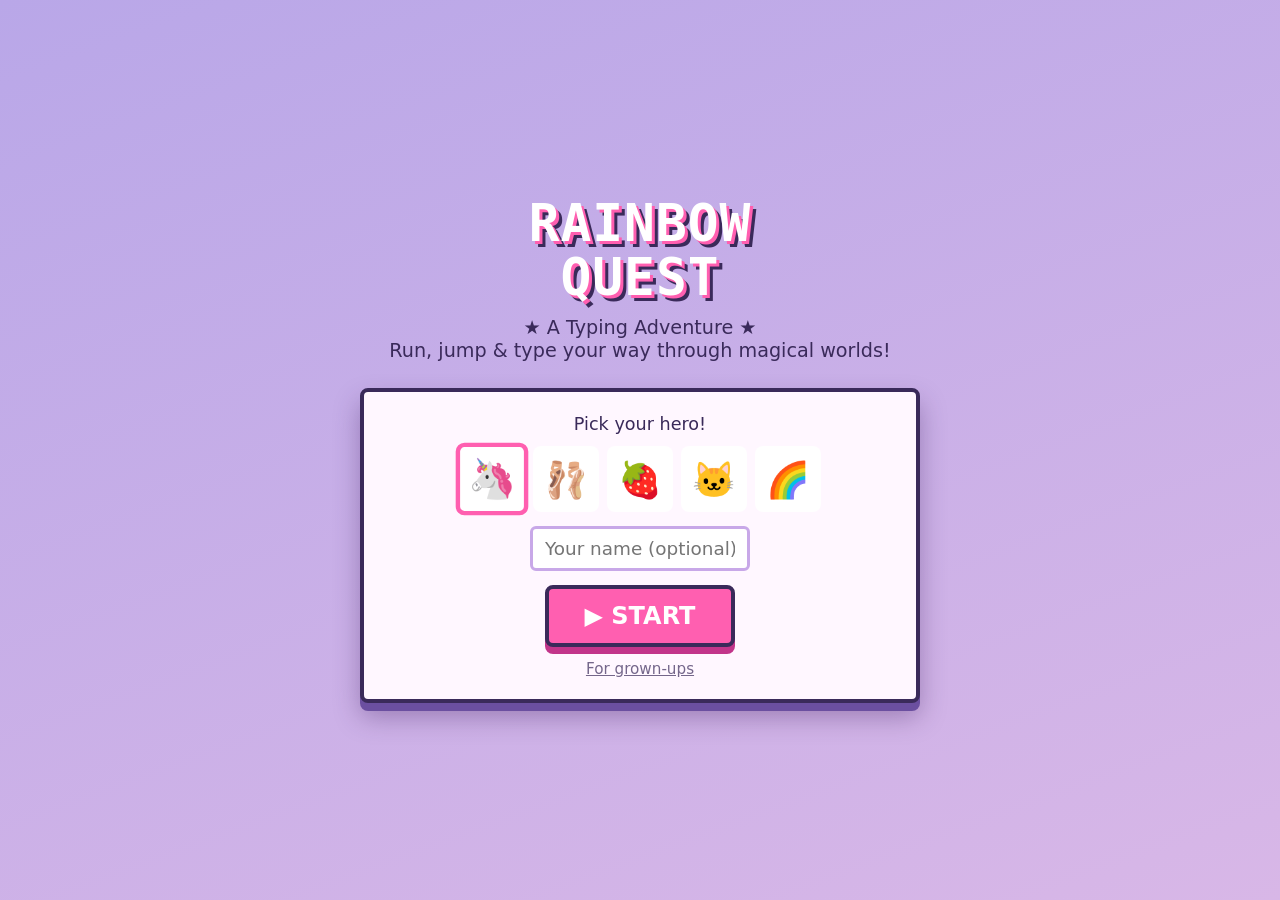
<file: index.html>
<!DOCTYPE html>
<html lang="en">
<head>
<meta charset="UTF-8" />
<meta name="viewport" content="width=device-width, initial-scale=1.0, maximum-scale=1.0, user-scalable=no" />
<title>🌈 Rainbow Quest — a typing adventure 🦄</title>
<link rel="stylesheet" href="styles.css" />
</head>
<body>
<canvas id="confetti"></canvas>

<!-- ============ TITLE ============ -->
<div id="start" class="screen">
  <h1 class="pixel">RAINBOW<br>QUEST</h1>
  <p class="subtitle">★ A Typing Adventure ★<br>Run, jump &amp; type your way through magical worlds!</p>
  <div class="panel">
    <p class="pick-label">Pick your hero!</p>
    <div class="buddies" id="buddies">
      <button class="buddy-btn" data-buddy="🦄">🦄</button>
      <button class="buddy-btn" data-buddy="🩰">🩰</button>
      <button class="buddy-btn" data-buddy="🍓">🍓</button>
      <button class="buddy-btn" data-buddy="🐱">🐱</button>
      <button class="buddy-btn" data-buddy="🌈">🌈</button>
    </div>
    <div><input id="nameInput" type="text" placeholder="Your name (optional)" maxlength="12" autocomplete="off" /></div>
    <div><button class="big-btn" id="playBtn">▶ Start</button></div>
    <button class="link-btn" id="grownupLink">For grown-ups</button>
  </div>
</div>

<!-- ============ INTRO / HOW TO PLAY ============ -->
<div id="intro" class="screen hidden">
  <div class="intro-card panel">
    <div class="intro-visual" id="introVisual"></div>
    <h2 class="intro-title pixel" id="introTitle"></h2>
    <p class="intro-text" id="introText"></p>
    <div class="intro-dots" id="introDots"></div>
    <div class="intro-btns">
      <button class="intro-link" id="introSkip">Skip</button>
      <button class="big-btn green" id="introNext">Next ▶</button>
    </div>
  </div>
</div>

<!-- ============ MAP (walkable overworld) ============ -->
<div id="map" class="screen hidden">
  <h1 class="map-title pixel" id="mapTitle">🗺️ Adventure Map</h1>
  <div class="map-frame"><canvas id="mapCanvas" width="320" height="150"></canvas><div class="scanlines"></div></div>
  <p class="map-hint">⬅️ ➡️ walk &nbsp;•&nbsp; press ↵ Enter or SPACE to play</p>
  <div class="map-controls">
    <button class="arrow-btn" id="mapLeft">◀</button>
    <button class="big-btn green" id="enterBtn">▶ Play</button>
    <button class="arrow-btn" id="mapRight">▶</button>
  </div>
  <button class="intro-link" id="howtoBtn">❔ How to play</button>
</div>

<!-- ============ GAME ============ -->
<div id="game" class="screen hidden">
  <div class="topbar">
    <div class="hud-item" id="worldName">RAINBOW MEADOW</div>
    <div class="hud-item">🪙 <span id="coins">0</span></div>
    <button class="icon-btn" id="mapBtn" title="Map">🗺️</button>
    <button class="icon-btn" id="bookBtn" title="Stickers">📖</button>
    <button class="icon-btn" id="muteBtn" title="Sound">🔊</button>
    <button class="icon-btn" id="gearBtn" title="Grown-ups">⚙️</button>
  </div>
  <div class="scene-frame">
    <canvas id="scene" width="320" height="140"></canvas>
    <div class="scanlines"></div>
  </div>
  <div class="stage" id="stage"></div>
  <div class="hands" id="hands"></div>
  <div class="finger-label" id="fingerLabel">&nbsp;</div>
  <div class="keyboard" id="keyboard"></div>
  <div id="tip" class="tip hidden">
    <span>🤚 Rest your two pointer fingers on the bumpy keys <b>F</b> and <b>J</b> — that's home base!</span>
    <button class="tip-x" id="tipClose">✕</button>
  </div>
</div>

<!-- ============ CELEBRATION ============ -->
<div id="celebrate" class="overlay hidden">
  <p class="wow pixel" id="wowText">LEVEL CLEAR!</p>
  <div class="new-sticker" id="newSticker">🌈</div>
  <p class="got" id="gotText"></p>
  <button class="big-btn green" id="keepGoingBtn">▶ Map</button>
</div>

<!-- ============ WORLD BANNER ============ -->
<div id="banner" class="overlay hidden"><div class="banner-inner pixel"><p id="bannerWorld">WORLD 1</p><p id="bannerSub">Rainbow Meadow</p></div></div>

<!-- ============ STICKER BOOK ============ -->
<div id="book" class="hidden">
  <div class="panel">
    <h2 style="margin-top:0">⭐ Sticker Book ⭐</h2>
    <div class="sticker-grid" id="stickerGrid"></div>
    <button class="big-btn" id="closeBookBtn">Back</button>
  </div>
</div>

<!-- ============ GROWN-UP ============ -->
<div id="grownup" class="hidden">
  <div class="panel">
    <h2>For grown-ups 👋</h2>
    <p><b>Rainbow Quest</b> is a typing adventure. She travels an overworld map, exploring and unlocking themed worlds, collecting coins, and beating a friendly "boss" word at the end of each world. Every correct key moves her hero forward and races a unicorn to the flag.</p>
    <p><b>It adapts automatically:</b> word difficulty, the unicorn's speed, and how many hints show all adjust from her accuracy and first-try rate — easing back when she struggles, pushing when she's winning. Losing a race never blocks her; it just eases the next try.</p>
    <p><b>Good habits:</b> keys are color-coded by finger, the home row (with the F &amp; J bumps) is outlined, and the hands guide shows which finger to use.</p>
    <div class="row"><span>Level: <b id="levelBadge">1</b></span><span id="levelDesc" style="opacity:.7;font-size:.85rem"></span></div>
    <div class="row"><span>Sound</span><button class="mini-btn" id="muteBtn2">On</button></div>
    <div class="row"><span>Finger helper (hands)</span><button class="mini-btn" id="fingerToggle">On</button></div>
    <div class="row"><span>Home-row guides</span><button class="mini-btn" id="homeToggle">On</button></div>
    <div class="row"><span>Make it easier / harder</span><span><button class="mini-btn" id="easierBtn">– easier</button> <button class="mini-btn" id="harderBtn">harder +</button></span></div>
    <div class="row"><span>Reset everything</span><button class="mini-btn danger" id="resetBtn">Reset</button></div>
    <button class="big-btn" id="closeGearBtn" style="margin-top:8px">Done</button>
  </div>
</div>
<script src="game.js"></script>
</body>
</html>
</file>
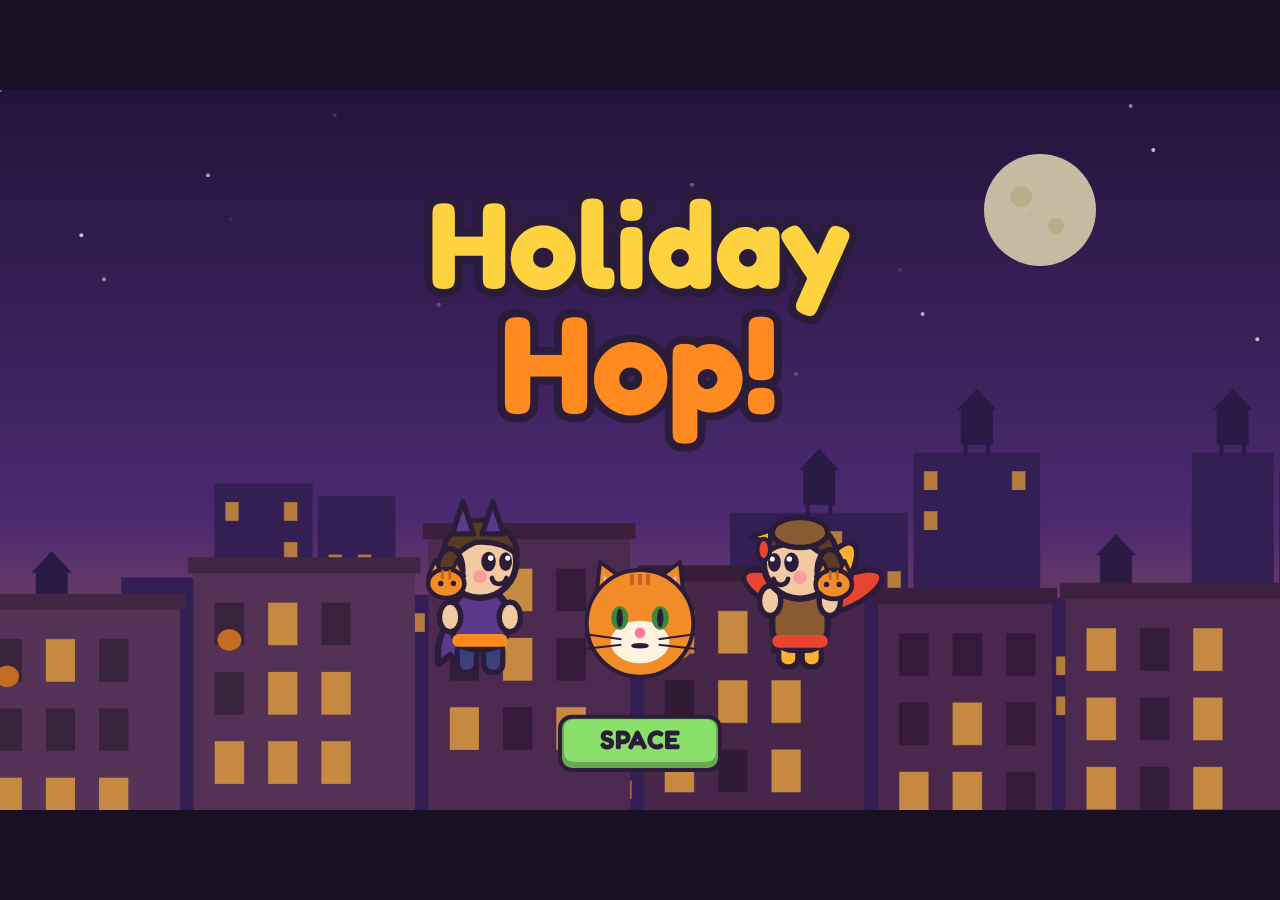
<file: holiday_hop/index.html>
<!doctype html>
<html lang="en">
<head>
<meta charset="utf-8">
<meta name="viewport" content="width=device-width, initial-scale=1">
<title>Holiday Hop</title>
<link rel="preconnect" href="https://fonts.googleapis.com">
<link rel="preconnect" href="https://fonts.gstatic.com" crossorigin>
<link href="https://fonts.googleapis.com/css2?family=Andika:wght@400;700&family=Fredoka:wght@400;600;700&family=Noto+Sans+Hebrew:wght@700&display=swap" rel="stylesheet">
<style>
  html, body { margin: 0; height: 100%; background: #1a1026; overflow: hidden; }
  body { display: flex; align-items: center; justify-content: center; }
  canvas { display: block; image-rendering: auto; outline: none; }
  #parent { position: fixed; inset: 0; display: none; background: rgba(20, 10, 30, .92); color: #fff;
    font: 16px/1.45 Fredoka, system-ui, sans-serif; overflow: auto; z-index: 5; }
  #parent .box { max-width: 760px; margin: 32px auto; background: #2d1f40; border-radius: 16px; padding: 24px 28px; }
  #parent h2 { margin: 0 0 8px; } #parent h3 { margin: 20px 0 6px; color: #ffd36b; }
  #parent table { border-collapse: collapse; width: 100%; }
  #parent td, #parent th { padding: 4px 8px; border-bottom: 1px solid #4a3a60; text-align: left; }
  #parent button, #parent select { font: inherit; padding: 6px 12px; border-radius: 8px; border: 0; margin: 2px 4px 2px 0; cursor: pointer; }
  #parent .row { margin: 8px 0; }
</style>
</head>
<body>
<canvas id="cv" tabindex="0"></canvas>
<div id="parent"></div>
<script src="js/audio.js"></script>
<script src="js/words.js"></script>
<script src="js/learn.js"></script>
<script src="js/core.js"></script>
<script src="js/art.js"></script>
<script src="js/shared.js"></script>
<script src="js/pictures.js"></script>
<script src="js/acadience.js"></script>
<script src="js/town.js"></script>
<script src="js/townmaps.js"></script>
<script src="js/shop.js"></script>
<script src="js/nyc.js"></script>
<script src="js/speed.js"></script>
<script src="js/screens.js"></script>
<script src="js/main.js"></script>
</body>
</html>
</file>
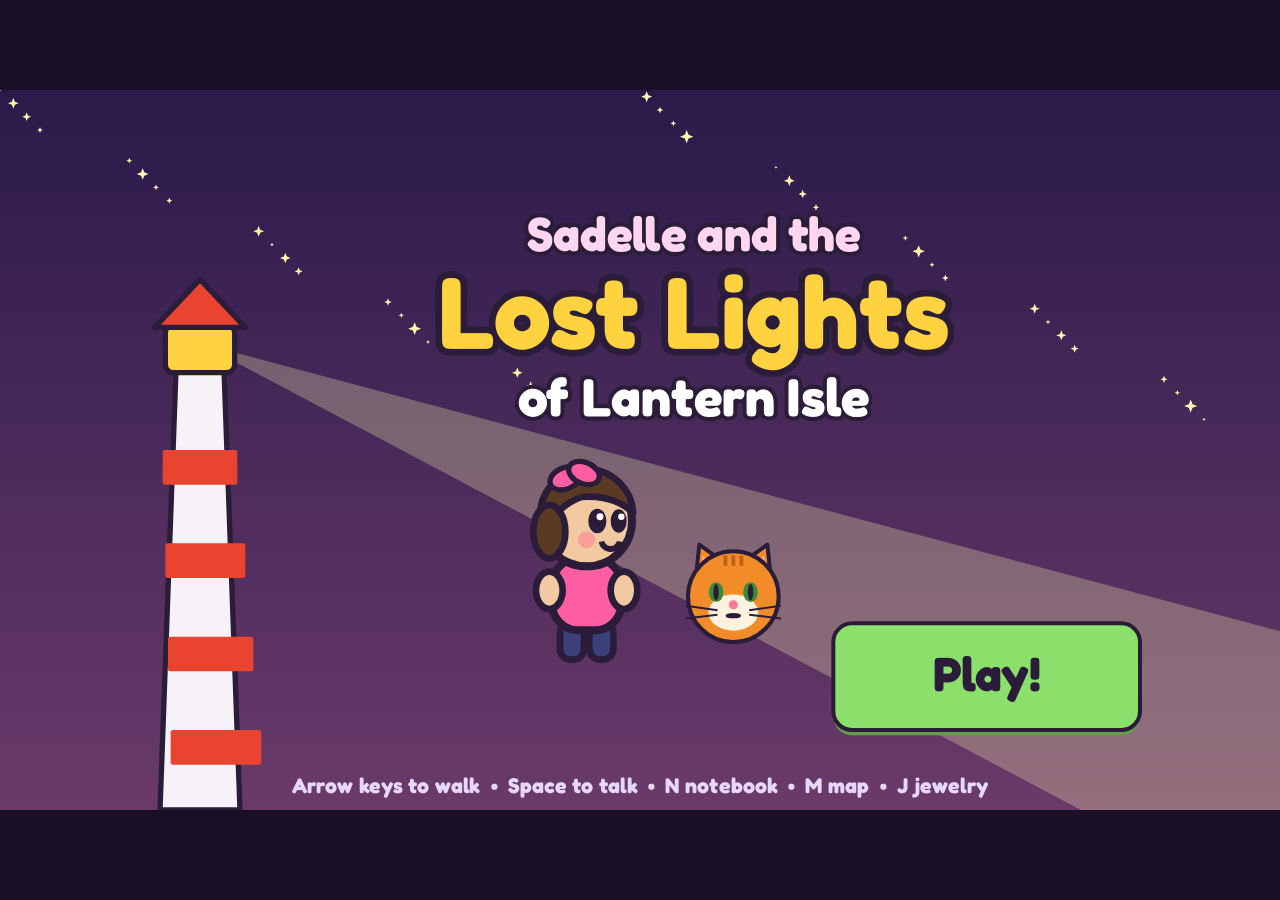
<file: lantern_isle/index.html>
<!doctype html>
<html lang="en">
<head>
<meta charset="utf-8">
<meta name="viewport" content="width=device-width, initial-scale=1">
<title>Lantern Isle</title>
<link rel="preconnect" href="https://fonts.googleapis.com">
<link rel="preconnect" href="https://fonts.gstatic.com" crossorigin>
<link href="https://fonts.googleapis.com/css2?family=Andika:wght@400;700&family=Fredoka:wght@400;600;700&family=Noto+Sans+Hebrew:wght@700&display=swap" rel="stylesheet">
<style>
  html, body { margin: 0; height: 100%; background: #1a1026; overflow: hidden; }
  body { display: flex; align-items: center; justify-content: center; }
  canvas { display: block; outline: none; touch-action: none; }
  #parent { position: fixed; inset: 0; display: none; background: rgba(20, 10, 30, .92); color: #fff;
    font: 16px/1.45 Fredoka, system-ui, sans-serif; overflow: auto; z-index: 5; }
  #parent .box { max-width: 780px; margin: 32px auto; background: #2d1f40; border-radius: 16px; padding: 24px 28px; }
  #parent h2 { margin: 0 0 8px; } #parent h3 { margin: 20px 0 6px; color: #ffd36b; }
  #parent table { border-collapse: collapse; width: 100%; }
  #parent td, #parent th { padding: 4px 8px; border-bottom: 1px solid #4a3a60; text-align: left; }
  #parent button, #parent select { font: inherit; padding: 6px 12px; border-radius: 8px; border: 0; margin: 2px 4px 2px 0; cursor: pointer; }
  #parent .row { margin: 8px 0; }
</style>
</head>
<body>
<canvas id="cv" tabindex="0"></canvas>
<div id="parent"></div>
<script src="js/core.js"></script>
<script src="js/audio.js"></script>
<script src="js/pictures.js"></script>
<script src="js/learn.js"></script>
<script src="js/art.js"></script>
<script src="js/world.js"></script>
<script src="js/panels.js"></script>
<script src="js/challenges.js"></script>
<script src="js/puzzles.js"></script>
<script src="js/jewelry.js"></script>
<script src="js/story.js"></script>
<script src="js/overlays.js"></script>
<script src="js/maps.js"></script>
<script src="js/world2.js"></script>
<script src="js/main.js"></script>
<script>if (location.search.includes('test')) { const s = document.createElement('script'); s.src = 'test-run.js'; document.body.appendChild(s); }</script>
</body>
</html>
</file>
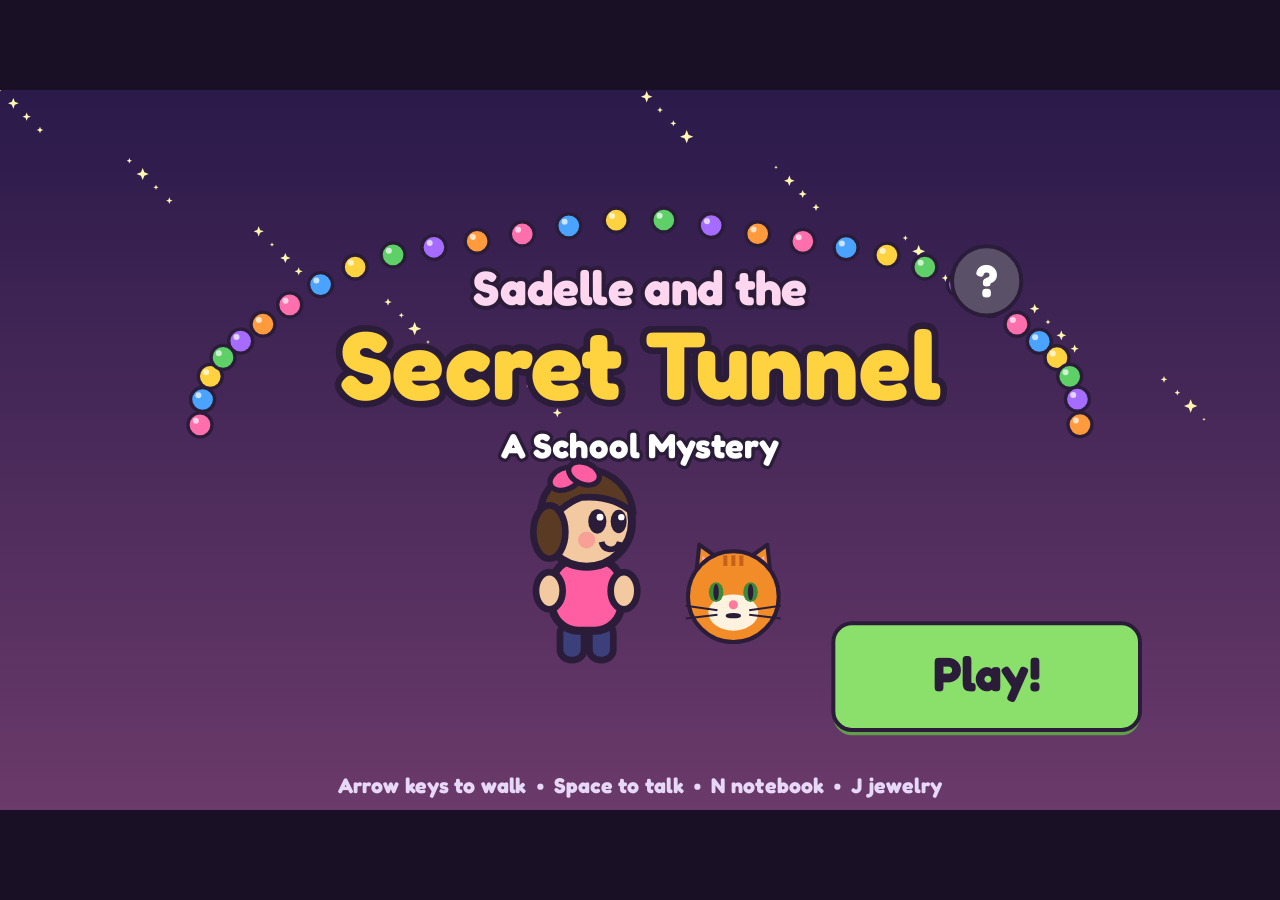
<file: school_mystery/index.html>
<!doctype html>
<html lang="en">
<head>
<meta charset="utf-8">
<meta name="viewport" content="width=device-width, initial-scale=1">
<title>Secret Tunnel</title>
<link rel="preconnect" href="https://fonts.googleapis.com">
<link rel="preconnect" href="https://fonts.gstatic.com" crossorigin>
<link href="https://fonts.googleapis.com/css2?family=Andika:wght@400;700&family=Fredoka:wght@400;600;700&family=Noto+Sans+Hebrew:wght@700&display=swap" rel="stylesheet">
<style>
  html, body { margin: 0; height: 100%; background: #1a1026; overflow: hidden; }
  body { display: flex; align-items: center; justify-content: center; }
  canvas { display: block; outline: none; touch-action: none; }
  #parent { position: fixed; inset: 0; display: none; background: rgba(20, 10, 30, .92); color: #fff;
    font: 16px/1.45 Fredoka, system-ui, sans-serif; overflow: auto; z-index: 5; }
  #parent .box { max-width: 780px; margin: 32px auto; background: #2d1f40; border-radius: 16px; padding: 24px 28px; }
  #parent h2 { margin: 0 0 8px; } #parent h3 { margin: 20px 0 6px; color: #ffd36b; }
  #parent table { border-collapse: collapse; width: 100%; }
  #parent td, #parent th { padding: 4px 8px; border-bottom: 1px solid #4a3a60; text-align: left; }
  #parent button, #parent select { font: inherit; padding: 6px 12px; border-radius: 8px; border: 0; margin: 2px 4px 2px 0; cursor: pointer; }
  #parent .row { margin: 8px 0; }
</style>
</head>
<body>
<canvas id="cv" tabindex="0"></canvas>
<div id="parent"></div>
<script src="js/core.js"></script>
<script src="js/audio.js"></script>
<script src="js/pictures.js"></script>
<script src="js/learn.js"></script>
<script src="js/art.js"></script>
<script src="js/world.js"></script>
<script src="js/panels.js"></script>
<script src="js/challenges.js"></script>
<script src="js/jewelry.js"></script>
<script src="js/story.js"></script>
<script src="js/overlays.js"></script>
<script src="js/maps.js"></script>
<script src="js/main.js"></script>
</body>
</html>
</file>
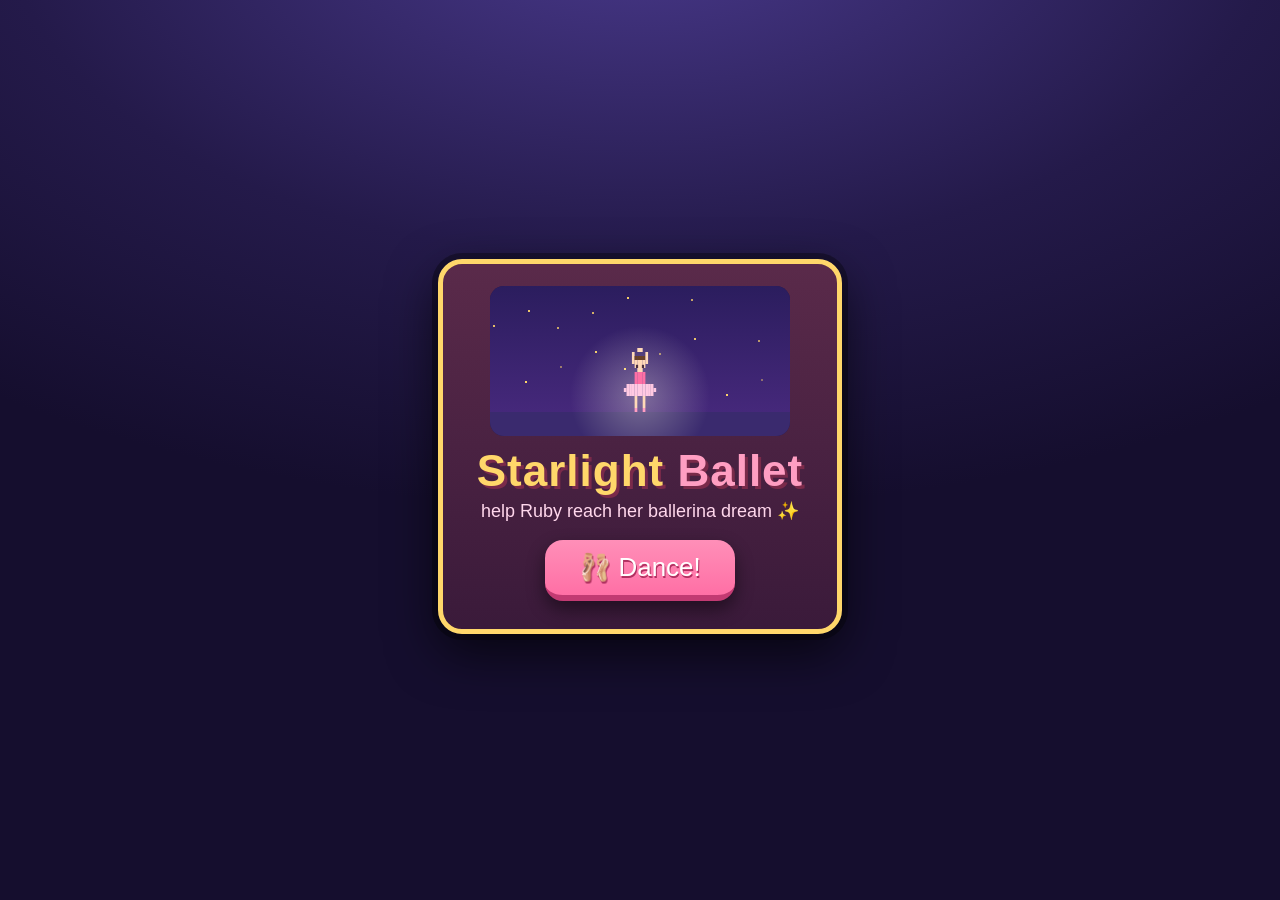
<file: starlight_ballet/index.html>
<!DOCTYPE html>
<html lang="en">
<head>
<meta charset="utf-8">
<meta name="viewport" content="width=device-width, initial-scale=1">
<title>Starlight Ballet — a spelling &amp; math recital</title>
<link rel="stylesheet" href="styles.css">
</head>
<body>

<!-- ===== TITLE ===== -->
<section id="title" class="screen active">
  <div class="title-card">
    <canvas id="titleCanvas" width="300" height="150"></canvas>
    <h1>Starlight <em>Ballet</em></h1>
    <p class="tag">help Ruby reach her ballerina dream ✨</p>
    <button id="btnPlay" class="big-btn">🩰 Dance!</button>
  </div>
</section>

<!-- ===== RECITAL PROGRAM (map) ===== -->
<section id="program" class="screen">
  <header class="bar">
    <h2>🎀 Recital Program</h2>
    <div class="stats">
      <span id="roseCount" class="pill">🌹 0</span>
      <span id="starCount" class="pill">⭐ 0</span>
      <button id="btnStory" class="icon-btn" title="Story">📖</button>
      <button id="btnMute" class="icon-btn" title="Sound">🔊</button>
    </div>
  </header>
  <div id="acts"></div>
  <button id="btnStudio" class="big-btn alt studio-btn">💃 Dance Studio — free play!</button>
  <div id="badges">
    <h3>🏅 Recital Badges</h3>
    <div id="badgeRow"></div>
  </div>
  <div id="closet">
    <h3>👗 Costume Closet</h3>
    <div id="closetRow"></div>
  </div>
</section>

<!-- ===== LEVEL ===== -->
<section id="level" class="screen">
  <header class="bar">
    <button id="btnBack" class="icon-btn wide">🎀 Program</button>
    <h2 id="levelTitle"></h2>
    <div class="stats">
      <span id="roseCount2" class="pill">🌹 0</span>
      <button id="btnMute2" class="icon-btn" title="Sound">🔊</button>
    </div>
  </header>
  <div id="stageWrap">
    <canvas id="stage" width="480" height="200"></canvas>
    <div id="praise"></div>
  </div>
  <div id="progressRow"></div>
  <div id="prompt"></div>
  <div id="inputArea"></div>
  <div id="celebrate" class="overlay">
    <div class="cele-card">
      <div id="celeStars"></div>
      <h2 id="celeTitle"></h2>
      <p id="celeMsg"></p>
      <div id="celeCostume"></div>
      <div class="cele-btns">
        <button id="btnNext" class="big-btn">Next scene ▶</button>
        <button id="btnProgram" class="big-btn alt">🎀 Program</button>
      </div>
    </div>
  </div>
</section>

<div id="story" class="overlay">
  <div class="cele-card story-card">
    <h2 id="storyTitle"></h2>
    <canvas id="storyCanvas" width="240" height="120"></canvas>
    <p id="storyText"></p>
    <button id="storyBtn" class="big-btn">Next ▶</button>
  </div>
</div>

<div id="toast"></div>
<script src="game.js"></script>
</body>
</html>
</file>
<file: styles.css>
:root {
    --bg1: #b9a7e8; --bg2: #f7c7e6; --ink: #3a2a5a; --good: #2fae5a;
    --panel: #fff7ff; --frame: #3a2a5a; --frame2: #6b4fa0;
    --btn: #ff5fb0; --btn-dark: #c2358a;
    --coin: #ffcf33;
    --f-index:#3a9e3a; --f-middle:#caa400; --f-ring:#d06a2a; --f-pinky:#cc4a78; --f-thumb:#7a5cc0;
    font-size: 16px;
  }
  * { box-sizing: border-box; -webkit-tap-highlight-color: transparent; }
  html, body { margin:0; height:100%; overflow:hidden; color:var(--ink); user-select:none;
    font-family:"Baloo 2","Comic Sans MS","Chalkboard SE","Marker Felt",system-ui,sans-serif; }
  body { background: linear-gradient(160deg,var(--bg1),var(--bg2)); background-size:200% 200%;
    animation: drift 20s ease-in-out infinite; transition: background .8s ease; }
  @keyframes drift { 0%{background-position:0 50%} 50%{background-position:100% 50%} 100%{background-position:0 50%} }
  #confetti { position:fixed; inset:0; pointer-events:none; z-index:80; }

  /* ---- pixel/8-bit flavored chrome ---- */
  .pixel { font-family: ui-monospace,"DejaVu Sans Mono","Courier New",monospace; font-weight:700; letter-spacing:1px; }
  .screen { position:fixed; inset:0; display:flex; flex-direction:column; align-items:center; justify-content:center; padding:12px; gap:8px; }
  .hidden { display:none !important; }
  .panel { background:var(--panel); border:4px solid var(--frame); border-radius:8px; padding:20px 22px;
    box-shadow: 0 8px 0 var(--frame2), 0 14px 26px rgba(60,30,90,.35); max-width:560px; width:100%; text-align:center; }
  .big-btn { font-family:inherit; font-size:1.5rem; font-weight:800; color:#fff; border:4px solid var(--frame);
    border-radius:8px; padding:13px 36px; cursor:pointer; background:var(--btn); box-shadow:0 7px 0 var(--btn-dark);
    transition: transform .07s, box-shadow .07s; text-transform:uppercase; }
  .big-btn:active { transform:translateY(5px); box-shadow:0 2px 0 var(--btn-dark); }
  .big-btn.green { background:#42c76a; box-shadow:0 7px 0 #2c8a48; }
  .link-btn { background:none; border:none; color:var(--ink); font-family:inherit; font-size:.95rem; opacity:.7; cursor:pointer; margin-top:12px; text-decoration:underline; }

  /* ---- Title screen ---- */
  #start h1 { font-size: clamp(1.7rem,6vw,3.2rem); margin:0 0 4px; text-align:center; line-height:1.05;
    color:#fff; text-shadow: 3px 3px 0 #ff5fb0, 6px 6px 0 var(--frame); }
  #start .subtitle { font-size: clamp(.95rem,2.8vw,1.2rem); margin:0 0 18px; color:var(--ink); text-align:center; }
  .pick-label { font-size:1.1rem; margin:2px 0 12px; }
  .buddies { display:flex; gap:8px; justify-content:center; flex-wrap:wrap; margin-bottom:14px; }
  .buddy-btn { font-size:2.2rem; width:66px; height:66px; border:4px solid transparent; border-radius:8px;
    background:#fff; cursor:pointer; transition: transform .12s, border-color .12s; line-height:1; }
  .buddy-btn.selected { border-color:var(--btn); transform:scale(1.1); }
  #nameInput { font-family:inherit; font-size:1.15rem; text-align:center; padding:9px 12px; border-radius:6px;
    border:3px solid #c8a8e8; outline:none; width:220px; margin-bottom:14px; color:var(--ink); }
  #nameInput:focus { border-color:var(--btn); }

  /* ---- Map screen ---- */
  #map { justify-content:center; padding-top:14px; }
  .map-title { font-size: clamp(1.3rem,4.5vw,2rem); margin:2px 0 8px; color:#fff;
    text-shadow:2px 2px 0 #ff5fb0, 4px 4px 0 var(--frame); }
  .map-scroll { width:100%; max-width:880px; flex:1; overflow-y:auto; padding:4px; }
  .world-block { background:var(--panel); border:4px solid var(--frame); border-radius:8px; margin:0 0 12px;
    padding:10px 12px; box-shadow:0 5px 0 var(--frame2); }
  .world-head { display:flex; align-items:center; gap:8px; font-size:1.15rem; font-weight:800; margin-bottom:8px; }
  .world-head .wlock { margin-left:auto; opacity:.6; font-size:1rem; }
  .nodes { display:flex; gap:10px; flex-wrap:wrap; }
  .node { width:58px; height:58px; border:3px solid var(--frame); border-radius:8px; background:#efe6ff;
    display:flex; align-items:center; justify-content:center; font-size:1.5rem; cursor:pointer; position:relative;
    box-shadow:0 4px 0 rgba(90,60,140,.4); transition: transform .1s; }
  .node small { position:absolute; bottom:-2px; right:2px; font-size:.6rem; opacity:.6; }
  .node.done { background:#d6ffe0; }
  .node.boss { background:#ffe0ec; border-color:#c2358a; }
  .node.current { animation: nodepulse 1s ease-in-out infinite; }
  .node.locked { background:#ddd6e8; cursor:not-allowed; opacity:.65; }
  @keyframes nodepulse { 0%,100%{ transform:translateY(0); box-shadow:0 4px 0 rgba(90,60,140,.4);} 50%{ transform:translateY(-5px); box-shadow:0 9px 0 rgba(90,60,140,.4);} }
  .node .hereflag { position:absolute; top:-18px; font-size:1rem; }

  /* ---- Game screen ---- */
  #game { justify-content:flex-start; gap:6px; padding:10px; }
  .topbar { width:100%; max-width:940px; display:flex; align-items:center; gap:8px; }
  .hud-item { font-size:1rem; font-weight:800; background:var(--panel); border:3px solid var(--frame);
    border-radius:6px; padding:4px 9px; box-shadow:0 3px 0 var(--frame2); }
  #worldName { flex:1; text-align:left; overflow:hidden; white-space:nowrap; text-overflow:ellipsis; }
  .icon-btn { font-size:1.25rem; background:var(--panel); border:3px solid var(--frame); border-radius:6px;
    width:42px; height:40px; cursor:pointer; line-height:1; box-shadow:0 3px 0 var(--frame2); }
  .icon-btn:active { transform:translateY(2px); box-shadow:0 1px 0 var(--frame2); }

  .scene-frame { position:relative; border:5px solid var(--frame); border-radius:8px; background:#101018;
    box-shadow:0 6px 0 var(--frame2); height: clamp(150px,30vh,280px); aspect-ratio:320/140; max-width:98vw; overflow:hidden; }
  #scene { width:100%; height:100%; display:block; image-rendering:pixelated; image-rendering:crisp-edges; }
  .scanlines { position:absolute; inset:0; pointer-events:none;
    background:repeating-linear-gradient(0deg, rgba(0,0,0,.14) 0 1px, transparent 1px 3px); }

  .stage { display:flex; flex-direction:column; align-items:center; justify-content:center; width:100%; gap:1px; flex:1 1 auto; min-height:0; }
  .caption { font-size: clamp(.95rem,3vw,1.35rem); opacity:.95; margin:0 0 2px; min-height:1.25em; text-align:center; font-weight:700; }
  .word-row { display:flex; gap: clamp(4px,1.3vw,11px); flex-wrap:wrap; justify-content:center; }
  .tile { font-size: clamp(1.8rem,6.5vw,3.1rem); font-weight:800; width: clamp(2ch,9vw,1.5em); text-align:center;
    color:#a98fd6; background:#fff; border:3px solid var(--frame); border-radius:7px; padding:2px 2px; box-shadow:0 4px 0 var(--frame2); transition: transform .12s, color .12s, background .12s; }
  .tile.done { color:var(--good); background:#dbffe6; }
  .tile.current { color:var(--btn); transform:translateY(-4px); animation: pulse 1s ease-in-out infinite; }
  @keyframes pulse { 0%,100%{ box-shadow:0 4px 0 var(--frame2);} 50%{ box-shadow:0 4px 0 var(--frame2), 0 0 0 6px rgba(255,95,176,.25);} }
  .tile.wrong { animation: shake .35s; }
  @keyframes shake { 0%,100%{transform:translateX(0)} 20%{transform:translateX(-8px)} 40%{transform:translateX(8px)} 60%{transform:translateX(-6px)} 80%{transform:translateX(6px)} }

  .hands { display:flex; align-items:flex-end; justify-content:center; gap:24px; height:54px; }
  .hands.off { display:none; }
  .hand { display:flex; flex-direction:column; align-items:center; }
  .hand .fingers { display:flex; align-items:flex-end; gap:4px; }
  .finger { width:11px; border-radius:5px 5px 2px 2px; background:#cfc2e6; transition: transform .15s, background .15s; }
  .finger[data-f="pinky"]{height:18px} .finger[data-f="ring"]{height:27px} .finger[data-f="middle"]{height:34px} .finger[data-f="index"]{height:27px}
  .palm { width:64px; height:14px; border-radius:4px 4px 11px 11px; background:#cfc2e6; margin-top:-2px; }
  .finger.active { transform:translateY(-8px); animation: wiggle .55s ease-in-out infinite; }
  .finger.active[data-f="index"]{ background:var(--f-index);} .finger.active[data-f="middle"]{ background:var(--f-middle);}
  .finger.active[data-f="ring"]{ background:var(--f-ring);} .finger.active[data-f="pinky"]{ background:var(--f-pinky);}
  @keyframes wiggle { 0%,100%{transform:translateY(-8px) rotate(0)} 50%{transform:translateY(-12px) rotate(-5deg)} }
  .finger-label { text-align:center; font-size:1rem; font-weight:800; min-height:1.2em; margin:0; }
  .finger-label.off { display:none; }

  .keyboard { width:100%; max-width:560px; display:flex; flex-direction:column; gap: clamp(3px,.6vw,5px); }
  .krow { display:flex; gap: clamp(3px,.6vw,5px); justify-content:center; }
  .key { flex:1 1 0; max-width:46px; aspect-ratio:1/1; display:flex; align-items:center; justify-content:center;
    font-size: clamp(.7rem,2.4vw,1.05rem); font-weight:800; background:#fff; color:#6b5b95; border:3px solid var(--frame);
    border-radius:7px; box-shadow:0 4px 0 var(--frame2); cursor:pointer; position:relative; transition: transform .07s, background .12s; }
  .key:active { transform:translateY(3px); box-shadow:0 1px 0 var(--frame2); }
  .key.f-index { background:#e2ffe0; } .key.f-middle { background:#fff7d6; } .key.f-ring { background:#ffeada; } .key.f-pinky { background:#ffe2ee; }
  .key.home::before { content:''; position:absolute; inset:3px; border-radius:4px; border:2px dashed rgba(90,60,140,.3); pointer-events:none; }
  .key.bump::after { content:''; position:absolute; bottom:5px; left:50%; transform:translateX(-50%); width:42%; height:3px; border-radius:2px; background:rgba(70,40,110,.55); }
  .keyboard.no-home .key.home::before, .keyboard.no-home .key.bump::after { display:none; }
  .key.hint { background:#ffe04d !important; color:#7a5c00 !important; animation: keyp 1s ease-in-out infinite; }
  @keyframes keyp { 0%,100%{box-shadow:0 4px 0 #b89000} 50%{box-shadow:0 4px 0 #b89000, 0 0 0 5px rgba(255,224,77,.5)} }
  .key.tap-good { background:#9cf0b5 !important; color:#136b32 !important; }
  .key.tap-bad { background:#ffb3c6 !important; color:#a3003c !important; }

  .tip { position:absolute; top:58px; left:50%; transform:translateX(-50%); background:#fff; border:3px solid var(--frame);
    border-radius:8px; padding:9px 12px; box-shadow:0 5px 0 var(--frame2); font-size:.95rem; max-width:92%; text-align:center;
    z-index:60; display:flex; align-items:center; gap:8px; }
  .tip-x { background:#eee; border:2px solid var(--frame); border-radius:5px; width:24px; height:24px; cursor:pointer; font-size:.8rem; }

  /* overlays */
  .overlay { position:fixed; inset:0; display:flex; flex-direction:column; align-items:center; justify-content:center; z-index:70; text-align:center; }
  #celebrate { background: radial-gradient(circle at center, rgba(255,255,255,.9), rgba(255,210,245,.92)); }
  #celebrate .wow { font-size: clamp(2rem,7vw,4rem); margin:0; color:#fff; text-shadow:3px 3px 0 #ff5fb0, 5px 5px 0 var(--frame); }
  #celebrate .new-sticker { font-size: clamp(4.5rem,18vw,9rem); animation: popIn .6s cubic-bezier(.2,1.6,.4,1); }
  @keyframes popIn { from{transform:scale(0) rotate(-30deg)} to{transform:scale(1) rotate(0)} }
  #celebrate .got { font-size:1.2rem; margin:6px 0 16px; font-weight:700; }
  #banner { background: rgba(58,42,90,.78); }
  #banner .banner-inner { background:var(--panel); border:5px solid var(--frame); border-radius:10px; padding:24px 30px; box-shadow:0 8px 0 var(--frame2); }
  #banner #bannerWorld { font-size: clamp(1.6rem,6vw,2.6rem); margin:0; font-weight:800; }
  #banner #bannerSub { font-size:1.1rem; margin:6px 0 0; opacity:.8; }

  #book, #grownup { position:fixed; inset:0; background:rgba(58,42,90,.55); display:flex; align-items:center; justify-content:center; z-index:75; }
  .sticker-grid { display:grid; grid-template-columns:repeat(5,1fr); gap:9px; margin:12px 0; }
  .slot { aspect-ratio:1; border:3px solid var(--frame); border-radius:7px; background:#efe6ff; display:flex; align-items:center; justify-content:center; font-size:1.9rem; }
  .slot.empty { color:rgba(90,60,140,.3); font-size:1.3rem; }
  #grownup .panel { max-width:470px; text-align:left; max-height:92vh; overflow-y:auto; }
  #grownup h2 { margin-top:0; text-align:center; }
  #grownup p { font-size:.92rem; line-height:1.4; }
  #grownup .row { display:flex; justify-content:space-between; align-items:center; gap:10px; margin:8px 0; }
  .mini-btn { font-family:inherit; font-size:.9rem; font-weight:800; border:3px solid var(--frame); border-radius:6px; padding:6px 12px; cursor:pointer; background:#b388ff; color:#fff; box-shadow:0 3px 0 var(--frame2); }
  .mini-btn.danger { background:#ff6b9d; }

  @media (max-height:730px){ .hands{height:46px} .palm{height:12px} .finger[data-f="middle"]{height:30px} .scene-frame{height: clamp(118px,19vh,180px)} .caption{ min-height:1.1em } }
  @media (max-height:600px){ .hands{height:40px} .finger[data-f="middle"]{height:26px} .scene-frame{height: clamp(104px,16vh,150px)} }

  /* ---- progressive keyboard: number row, space/shift row, punctuation keys ---- */
  .keyboard .row-num { display:none; } .keyboard.kb-numbers .row-num { display:flex; }
  .keyboard .row-space { display:none; margin-top:2px; } .keyboard.kb-space .row-space { display:flex; }
  .keyboard .k-punct { display:none; } .keyboard.kb-punct .k-punct { display:flex; }
  .row-space .key { aspect-ratio:auto; height: clamp(30px,5vh,42px); }
  .key.k-wide { flex:5 1 0; max-width:300px; font-size:.85rem; letter-spacing:1px; color:#6b5b95; }
  .key.k-shift { flex:1.6 1 0; max-width:96px; font-size:.85rem; background:#ece4ff; }
  .key.k-shift.shift-on { background:#ffe04d !important; box-shadow:0 0 0 4px rgba(255,224,77,.55), 0 4px 0 var(--frame2) !important; }
  /* "find the key" mode (early levels): plain keys, NO hand-placement cues —
     no finger colors, no home-row outlines, no F/J bumps — just the one glowing key */
  .keyboard.kb-find .key:not(.hint):not(.tap-good):not(.tap-bad) { background:#fff !important; box-shadow:0 4px 0 var(--frame2) !important; }
  .keyboard.kb-find .key.home::before, .keyboard.kb-find .key.bump::after { display:none !important; }
  .keyboard.kb-find .key:not(.hint) { opacity:.5; }
  .keyboard.kb-find .key.hint { transform:scale(1.16); z-index:2; }
  .keyboard.kb-find .key.hint::after { content:'⬇'; position:absolute; top:-1.05em; left:50%; transform:translateX(-50%); font-size:1.1em; color:#ff5fb0; animation:findbounce .7s ease-in-out infinite; }
  @keyframes findbounce { 0%,100%{ transform:translateX(-50%) translateY(0); } 50%{ transform:translateX(-50%) translateY(4px); } }

  /* ===== Overworld map ===== */
  .map-frame { position:relative; border:5px solid var(--frame); border-radius:8px; background:#101018;
    box-shadow:0 6px 0 var(--frame2); height: clamp(170px,40vh,330px); aspect-ratio:320/150; max-width:98vw; overflow:hidden; margin-bottom:6px; }
  #mapCanvas { width:100%; height:100%; display:block; image-rendering:pixelated; image-rendering:crisp-edges; }
  .map-hint { font-size:.95rem; font-weight:700; opacity:.85; margin:2px 0 8px; text-align:center; }
  .map-controls { display:flex; gap:12px; align-items:center; justify-content:center; margin-bottom:8px; }
  .arrow-btn { font-size:1.6rem; font-weight:800; color:#fff; background:#b388ff; border:4px solid var(--frame); border-radius:10px;
    width:64px; height:54px; cursor:pointer; box-shadow:0 6px 0 var(--frame2); line-height:1; }
  .arrow-btn:active { transform:translateY(4px); box-shadow:0 2px 0 var(--frame2); }
  /* thumbs on the hands guide */
  .finger.thumb { width:16px; height:14px !important; border-radius:8px; align-self:flex-end; margin:0 1px; }
  .finger.thumb.active { background:var(--f-thumb); transform:translateY(-6px); }
  /* space tile in the target row */
  .tile.space-tile { color:#b39ddb; min-width:2.4ch; opacity:.8; }

  /* maze direction d-pad */
  .dpad { display:grid; grid-template-columns:repeat(3,auto); grid-template-areas:". up ." "left . right" ". down ."; gap:6px; justify-content:center; align-items:center; margin-top:2px; }
  .d-up{grid-area:up} .d-down{grid-area:down} .d-left{grid-area:left} .d-right{grid-area:right}
  .dchip { display:flex; flex-direction:column; align-items:center; gap:1px; background:#fff; border:3px solid var(--frame); border-radius:9px; padding:4px 10px; box-shadow:0 4px 0 var(--frame2); min-width:62px; }
  .darrow { font-size:1.25rem; line-height:1; }
  .dword { font-weight:800; font-size:1rem; letter-spacing:1px; }
  .dword .dl { color:#b39ddb; }
  .dword .dl.done { color:var(--good); }
  .dword .dl.cur { color:var(--btn); }

  /* ===== Intro / how-to-play ===== */
  #intro { justify-content:center; }
  .intro-card { max-width:600px; }
  .intro-visual { min-height:120px; display:flex; align-items:center; justify-content:center; margin-bottom:6px; }
  .intro-title { font-size: clamp(1.3rem,5vw,2rem); margin:4px 0 6px; color:#fff; text-shadow:2px 2px 0 #ff5fb0, 4px 4px 0 var(--frame); }
  .intro-text { font-size:1.05rem; line-height:1.45; margin:0 0 14px; }
  .intro-dots { display:flex; gap:7px; justify-content:center; margin-bottom:12px; }
  .intro-dots .dot { width:11px; height:11px; border-radius:50%; background:rgba(120,90,160,.3); }
  .intro-dots .dot.on { background:var(--btn); }
  .intro-btns { display:flex; gap:10px; justify-content:center; align-items:center; }
  /* story visual */
  .intro-story { position:relative; width:100%; max-width:420px; height:96px; font-size:2.6rem; }
  .intro-story span { position:absolute; bottom:8px; line-height:1; }
  .intro-story .rival { left:2%; animation: iRace 2.6s ease-in-out infinite; opacity:.9; font-size:2rem; bottom:34px; }
  .intro-story .hero  { left:6%; animation: iRace 2.6s ease-in-out infinite .15s; }
  .intro-story .dust  { left:0; animation: iRace 2.6s ease-in-out infinite; opacity:.5; font-size:1.6rem; }
  .intro-story .goal  { right:3%; animation: iWave 1s ease-in-out infinite; }
  @keyframes iRace { 0%{transform:translateX(0)} 55%{transform:translateX(280px)} 100%{transform:translateX(0)} }
  @keyframes iWave { 0%,100%{transform:rotate(-6deg)} 50%{transform:rotate(6deg)} }
  /* hand-placement visual */
  .hk { display:flex; flex-direction:column; align-items:center; gap:7px; }
  .hk-row { display:flex; justify-content:center; gap:34px; align-items:flex-end; }
  .hk-hand { display:flex; align-items:flex-end; gap:6px; animation: hkDrop 1.1s cubic-bezier(.2,1,.4,1) both; }
  .hk-hand.right { animation-delay:.18s; }
  @keyframes hkDrop { from{ transform:translateY(-28px); opacity:.15 } to{ transform:translateY(0); opacity:1 } }
  .hk-finger { width:13px; border-radius:6px 6px 2px 2px; background:#cfc2e6; animation: hkWig 1.5s ease-in-out infinite; }
  .hk-finger.pinky{ height:20px; background:var(--f-pinky); animation-delay:0s }
  .hk-finger.ring{ height:30px; background:var(--f-ring); animation-delay:.12s }
  .hk-finger.middle{ height:38px; background:var(--f-middle); animation-delay:.24s }
  .hk-finger.index{ height:30px; background:var(--f-index); animation-delay:.36s }
  .hk-hand.right .hk-finger.index{ animation-delay:.36s } .hk-hand.right .hk-finger.middle{ animation-delay:.24s }
  .hk-thumb { width:16px; height:14px; border-radius:8px; background:var(--f-thumb); align-self:flex-end; margin-left:3px; animation: hkWig 1.5s ease-in-out infinite .5s; }
  @keyframes hkWig { 0%,100%{ transform:translateY(0) } 50%{ transform:translateY(-5px) } }
  .hk-group { display:flex; gap:6px; }
  .hk-mid { font-size:1.5rem; align-self:center; padding:0 2px; }
  .hk-key { width:34px; height:34px; display:flex; align-items:center; justify-content:center; font-weight:800; color:#6b5b95;
    border:3px solid var(--frame); border-radius:7px; box-shadow:0 4px 0 var(--frame2); position:relative; background:#fff; }
  .hk-key.f-index{ background:#e2ffe0 } .hk-key.f-middle{ background:#fff7d6 } .hk-key.f-ring{ background:#ffeada } .hk-key.f-pinky{ background:#ffe2ee }
  .hk-key.bump::after { content:''; position:absolute; bottom:5px; left:50%; transform:translateX(-50%); width:42%; height:3px; border-radius:2px; background:rgba(70,40,110,.6); }
  .hk-space { font-weight:800; color:#6b5b95; background:#ece4ff; border:3px solid var(--frame); border-radius:7px; padding:6px 16px; box-shadow:0 4px 0 var(--frame2); }
  /* play visual */
  .intro-play { display:flex; flex-direction:column; align-items:center; gap:12px; }
  .intro-play .glowkey { width:64px; height:64px; display:flex; align-items:center; justify-content:center; font-size:2rem; font-weight:800;
    border:3px solid var(--frame); border-radius:9px; background:#ffe04d; color:#7a5c00; box-shadow:0 4px 0 var(--frame2); animation: gk 1s ease-in-out infinite; }
  @keyframes gk { 0%,100%{ box-shadow:0 4px 0 var(--frame2) } 50%{ box-shadow:0 4px 0 var(--frame2), 0 0 0 8px rgba(255,224,77,.5) } }
  .intro-play .ifinger { font-size:1.1rem; font-weight:800; color:var(--f-index); }
  .intro-link { background:none; border:none; color:var(--ink); font-family:inherit; font-size:.95rem; opacity:.75; cursor:pointer; text-decoration:underline; }
</file>
<file: starlight_ballet/styles.css>
/* ===== Starlight Ballet ===== */
:root{
  --bg1:#4a3a8e; --bg2:#241a4a; --bg3:#150e2e;
  --gold:#ffd76a; --gold2:#e8b23a;
  --pink:#ff6fa5; --pink2:#ff9ec2;
  --card:#fffdf7; --ink:#3a2440; --ink2:#7a5a88;
  --good:#3ecf8e; --key:#efe6ff;
}
*{box-sizing:border-box;margin:0;padding:0;-webkit-tap-highlight-color:transparent}
html,body{height:100%}
body{
  background:radial-gradient(1100px 600px at 50% -10%, var(--bg1), var(--bg2) 58%, var(--bg3));
  color:#fff; overflow-x:hidden;
  font-family:"Chalkboard SE","Comic Sans MS","Trebuchet MS",sans-serif;
  user-select:none;
}
button{font-family:inherit;cursor:pointer;border:none}

.screen{display:none;min-height:100vh;flex-direction:column;align-items:center;padding:10px 12px 18px}
.screen.active{display:flex}

/* ===== title ===== */
#title{justify-content:center}
.title-card{
  background:linear-gradient(#5a2a4a,#3a1a3a); border:5px solid var(--gold);
  border-radius:24px; padding:22px 34px 28px; text-align:center;
  box-shadow:0 0 0 6px #00000055, 0 18px 50px #000a;
}
#titleCanvas{width:300px;height:150px;image-rendering:pixelated;border-radius:14px;background:#241a4a;display:block;margin:0 auto 10px}
h1{font-size:44px;letter-spacing:1px;color:var(--gold);text-shadow:3px 3px 0 #7a2a4a}
h1 em{font-style:normal;color:var(--pink2)}
.tag{margin:4px 0 18px;font-size:18px;color:#ffd7ec}

.big-btn{
  background:linear-gradient(#ff8fb8,var(--pink)); color:#fff; font-size:26px;
  padding:12px 34px; border-radius:18px; border-bottom:6px solid #c23a72;
  text-shadow:1px 2px 0 #b03060; box-shadow:0 8px 18px #0007;
}
.big-btn:active{transform:translateY(3px);border-bottom-width:3px}
.big-btn.alt{background:linear-gradient(#8f7ae0,#6a55c8);border-bottom-color:#4a3a9a;text-shadow:1px 2px 0 #5040a0}

/* ===== bars / pills ===== */
.bar{width:100%;max-width:820px;display:flex;align-items:center;justify-content:space-between;gap:10px;padding:4px 2px 8px}
.bar h2{font-size:21px;color:var(--gold);text-shadow:2px 2px 0 #0006;white-space:nowrap;overflow:hidden;text-overflow:ellipsis}
.stats{display:flex;gap:8px;align-items:center}
.pill{background:#0005;border:2px solid #ffffff33;border-radius:999px;padding:4px 12px;font-size:17px;white-space:nowrap}
.icon-btn{background:#0005;border:2px solid #ffffff33;border-radius:999px;color:#fff;font-size:17px;padding:4px 12px}
.icon-btn.wide{font-size:16px}
.icon-btn:active{transform:scale(.94)}

/* ===== program ===== */
#acts{width:100%;max-width:820px;display:flex;flex-direction:column;gap:12px}
.act{
  background:#ffffff14;border:3px solid #ffffff2a;border-radius:20px;padding:10px 14px 14px;
}
.act.locked{opacity:.45;filter:saturate(.4)}
.act h3{font-size:20px;color:#ffe9c2;text-shadow:1px 2px 0 #0007;margin-bottom:8px}
.scene-row{display:flex;gap:10px;flex-wrap:wrap}
.scene-btn{
  width:86px;height:78px;border-radius:16px;position:relative;
  background:linear-gradient(#fff,#f3e8ff);border:3px solid #b89ae0;border-bottom-width:6px;
  color:var(--ink);display:flex;flex-direction:column;align-items:center;justify-content:center;gap:2px;
  font-size:15px;
}
.scene-btn .ic{font-size:26px;line-height:1}
.scene-btn .mini-stars{font-size:11px;letter-spacing:-1px;height:14px}
.scene-btn:active{transform:translateY(2px)}
.scene-btn.done{background:linear-gradient(#fff8e0,#ffedb8);border-color:var(--gold2)}
.scene-btn.now{animation:pulse 1.1s ease-in-out infinite;border-color:var(--pink);box-shadow:0 0 0 4px #ff6fa566,0 0 24px #ff6fa588}
.scene-btn.lockd{opacity:.5;pointer-events:none;background:#d8d0e8}
@keyframes pulse{0%,100%{transform:scale(1)}50%{transform:scale(1.06)}}

#closet{width:100%;max-width:820px;margin-top:14px;background:#ffffff10;border:3px solid #ffffff22;border-radius:20px;padding:10px 14px 14px}
#closet h3{font-size:18px;color:#ffd7ec;margin-bottom:8px}
#closetRow{display:flex;gap:10px;flex-wrap:wrap}
.costume-btn{
  width:76px;height:92px;border-radius:14px;background:#ffffffee;border:3px solid #b89ae0;border-bottom-width:6px;
  display:flex;flex-direction:column;align-items:center;justify-content:flex-end;padding-bottom:4px;gap:2px;
  color:var(--ink);font-size:11px;
}
.costume-btn canvas{width:54px;height:60px;image-rendering:pixelated}
.costume-btn.worn{border-color:var(--pink);box-shadow:0 0 0 4px #ff6fa566}
.costume-btn.lockd{opacity:.45;filter:grayscale(.8);pointer-events:none}
.costume-btn:active{transform:translateY(2px)}

/* ===== stage ===== */
#stageWrap{position:relative;width:100%;max-width:760px}
#stage{width:100%;display:block;image-rendering:pixelated;border-radius:16px;border:4px solid #00000066;box-shadow:0 10px 30px #0008}
#praise{
  position:absolute;top:12px;left:50%;transform:translateX(-50%) scale(0);
  background:var(--card);color:var(--ink);font-size:24px;font-weight:bold;
  padding:6px 22px;border-radius:999px;border:3px solid var(--pink);
  transition:transform .18s cubic-bezier(.2,1.6,.4,1);pointer-events:none;white-space:nowrap;
}
#praise.show{transform:translateX(-50%) scale(1)}

#progressRow{display:flex;gap:8px;margin:8px 0 2px;height:24px;align-items:center;font-size:19px}
#progressRow .p-dot{opacity:.35;filter:grayscale(1)}
#progressRow .p-dot.won{opacity:1;filter:none;animation:pop .3s}
#progressRow .p-dot.cur{opacity:.75;animation:pulse 1s ease-in-out infinite}

/* ===== prompt ===== */
#prompt{width:100%;max-width:760px;margin:6px 0 8px;min-height:96px;display:flex;flex-direction:column;align-items:center;justify-content:center;gap:6px}
.spell-row{display:flex;align-items:center;gap:14px}
.big-emoji{font-size:52px;line-height:1;filter:drop-shadow(0 4px 6px #0007)}
.slots{display:flex;gap:7px}
.slot{
  width:50px;height:58px;border-radius:12px;background:#ffffffe8;border:4px dashed #b89ae0;
  display:flex;align-items:center;justify-content:center;
  font-size:34px;font-weight:bold;color:var(--ink);
}
.slot .ghost{color:#c9b8dd}
.slot.fill{border-style:solid;border-color:var(--good);background:#eafff4;animation:pop .25s}
.slot.hintg .ghost{color:var(--pink);animation:blink 1s infinite}
@keyframes blink{50%{opacity:.25}}
@keyframes pop{0%{transform:scale(.4)}70%{transform:scale(1.15)}100%{transform:scale(1)}}
.slots.wiggle{animation:wig .3s}
@keyframes wig{25%{transform:translateX(-7px)}75%{transform:translateX(7px)}}
.hear-btn{background:#0005;border:2px solid #ffffff33;border-radius:999px;color:#fff;font-size:15px;padding:5px 14px;margin-top:2px}
.help-row{display:flex;gap:8px}
.hear-btn:disabled{opacity:.4;pointer-events:none}

/* math */
.m-row{display:flex;align-items:center;justify-content:center;gap:12px;flex-wrap:wrap}
.m-grid{display:flex;flex-wrap:wrap;gap:3px;max-width:230px;justify-content:center;background:#ffffff18;border-radius:14px;padding:7px 10px}
.m-it{font-size:29px;line-height:1.1;position:relative}
.m-it.gone{opacity:.85}
.m-it.gone::after{content:"✖";position:absolute;inset:0;color:#e0407a;font-size:26px;display:flex;align-items:center;justify-content:center;text-shadow:0 0 4px #fff}
.m-it .cnum{
  position:absolute;top:-9px;right:-7px;background:var(--gold);color:var(--ink);
  border-radius:999px;font-size:12px;font-weight:bold;min-width:18px;height:18px;
  display:flex;align-items:center;justify-content:center;border:2px solid #fff;animation:pop .25s;
}
.m-op{font-size:38px;color:var(--gold);text-shadow:2px 2px 0 #0007}
.m-eq{font-size:26px;color:#ffd7ec;margin-top:2px;letter-spacing:2px}
.m-ans{
  min-width:74px;height:58px;border-radius:12px;background:#ffffffe8;border:4px dashed var(--pink2);
  display:flex;align-items:center;justify-content:center;font-size:34px;font-weight:bold;color:var(--ink);padding:0 8px;
}
.m-ans.fill{border-style:solid;border-color:var(--good);background:#eafff4;animation:pop .25s}
.m-ans.wiggle{animation:wig .3s}
.m-slots{display:flex;gap:4px;flex-wrap:wrap;justify-content:center;max-width:340px}
.m-slot{width:34px;height:34px;border-radius:10px;border:3px dashed #ffffff55;display:flex;align-items:center;justify-content:center;font-size:22px}
.m-slot.has{border-style:solid;border-color:var(--gold);background:#ffffff22}

/* rhyme time */
.rhyme-q{font-size:24px;color:#ffe7f2;text-align:center}
.rhyme-q b{color:var(--gold);letter-spacing:2px}
.rq-emoji{font-size:34px;vertical-align:middle}
.rhyme-row{display:flex;gap:16px;justify-content:center;margin-top:6px}
.rhyme-card{
  width:118px;padding:8px 6px 10px;border-radius:16px;position:relative;
  background:linear-gradient(#fff,#f3e8ff);border:3px solid #b89ae0;border-bottom-width:6px;
  color:var(--ink);display:flex;flex-direction:column;align-items:center;gap:2px;
  font-size:19px;font-weight:bold;
}
.rhyme-card:active{transform:translateY(2px)}
.rhyme-card .rc-num{
  position:absolute;top:-8px;left:-8px;background:var(--gold);color:var(--ink);
  border-radius:999px;font-size:13px;min-width:22px;height:22px;border:2px solid #fff;
  display:flex;align-items:center;justify-content:center;
}
.rhyme-card .rc-emoji{font-size:40px;line-height:1.1}
.rhyme-card.win{border-color:var(--good);background:#eafff4;animation:pop .3s}
.rhyme-card.dim{opacity:.35;filter:grayscale(.7);pointer-events:none}
.rhyme-card.wiggle{animation:wig .3s}
.rhyme-tip{color:#ffd7ec;font-size:16px;text-align:center}

/* dance studio */
.studio-btn{margin:12px 0 0;font-size:20px;padding:10px 26px}
.studio-row{flex-wrap:wrap;gap:8px}
.move-btn{
  min-width:82px;padding:7px 10px;border-radius:14px;
  background:linear-gradient(#fff,var(--key));border:3px solid #b89ae0;border-bottom-width:6px;
  color:var(--ink);display:flex;flex-direction:column;align-items:center;gap:0;
  font-size:12px;font-weight:bold;
}
.move-btn b{font-size:24px;color:var(--pink)}
.move-btn:active{transform:translateY(2px);border-bottom-width:3px}

/* badges */
#badges{width:100%;max-width:820px;margin-top:14px;background:#ffffff10;border:3px solid #ffffff22;border-radius:20px;padding:10px 14px 14px}
#badges h3{font-size:18px;color:#ffe9c2;margin-bottom:8px}
#badgeRow{display:flex;gap:12px}
.badge{
  width:56px;height:56px;border-radius:50%;font-size:28px;
  display:flex;align-items:center;justify-content:center;
  background:#ffffff14;border:3px solid #ffffff33;
}
.badge.got{background:radial-gradient(#fff8e0,#ffd76a);border-color:var(--gold2);box-shadow:0 0 16px #ffd76a88;animation:pop .4s}
.badge.miss{filter:grayscale(1);opacity:.5}

/* finale */
.fin-card{display:flex;flex-direction:column;align-items:center;gap:6px}
.fin-key{
  width:86px;height:86px;border-radius:20px;background:linear-gradient(#fff,#ffe1ef);
  border:5px solid var(--pink);display:flex;align-items:center;justify-content:center;
  font-size:48px;font-weight:bold;color:var(--ink);animation:pulse 1s infinite;box-shadow:0 0 30px #ff6fa588;
}
.fin-word{font-size:26px;color:var(--gold);text-shadow:2px 2px 0 #0007;letter-spacing:3px}
.fin-key.wiggle{animation:wig .3s}

/* ===== input area ===== */
#inputArea{width:100%;max-width:760px;display:flex;flex-direction:column;align-items:center;gap:6px}
.kb-row{display:flex;gap:5px;justify-content:center}
.kb-key{
  width:52px;height:52px;border-radius:11px;background:linear-gradient(#fff,var(--key));
  border:3px solid #b89ae0;border-bottom-width:6px;color:var(--ink);
  font-size:23px;font-weight:bold;
}
.kb-key:active{transform:translateY(2px);border-bottom-width:3px}
.kb-key.glow{
  background:linear-gradient(#fff,#ffe1ef);border-color:var(--pink);
  animation:pulse .8s infinite;box-shadow:0 0 18px #ff6fa5cc;position:relative;z-index:2;
}
.pad{display:grid;grid-template-columns:repeat(3,78px);gap:8px}
.pad-key{
  height:56px;border-radius:14px;background:linear-gradient(#fff,var(--key));
  border:3px solid #b89ae0;border-bottom-width:6px;color:var(--ink);font-size:26px;font-weight:bold;
}
.pad-key:active{transform:translateY(2px);border-bottom-width:3px}
.pad-key.glow{background:linear-gradient(#fff,#ffe1ef);border-color:var(--pink);animation:pulse .8s infinite;box-shadow:0 0 18px #ff6fa5cc}
.pad-key.ok{background:linear-gradient(#eafff4,#c8f5dd);border-color:var(--good)}

/* ===== celebrate overlay ===== */
.overlay{position:fixed;inset:0;display:none;align-items:center;justify-content:center;background:#150e2ecc;z-index:20}
.overlay.show{display:flex}
.cele-card{
  background:linear-gradient(#5a2a4a,#3a1a3a);border:5px solid var(--gold);border-radius:24px;
  padding:20px 30px 24px;text-align:center;max-width:420px;box-shadow:0 18px 60px #000c;
  animation:pop .35s;
}
#celeStars{font-size:46px;letter-spacing:4px;min-height:56px;filter:drop-shadow(0 4px 8px #0008)}
#celeStars span{display:inline-block;animation:starIn .5s backwards}
#celeStars span:nth-child(2){animation-delay:.25s}
#celeStars span:nth-child(3){animation-delay:.5s}
@keyframes starIn{0%{transform:scale(0) rotate(-120deg)}70%{transform:scale(1.4)}100%{transform:scale(1)}}
#celeTitle{color:var(--gold);font-size:27px;text-shadow:2px 2px 0 #7a2a4a}
#celeMsg{color:#ffd7ec;font-size:17px;margin:6px 0 10px}
#celeCostume{margin:2px 0 10px;font-size:17px;color:#fff}
#celeCostume .cst{display:inline-flex;flex-direction:column;align-items:center;gap:2px;background:#ffffff18;border:3px solid var(--gold);border-radius:16px;padding:8px 18px}
#celeCostume canvas{width:66px;height:72px;image-rendering:pixelated}
.cele-btns{display:flex;gap:10px;justify-content:center;flex-wrap:wrap}
.cele-btns .big-btn{font-size:20px;padding:9px 20px}

/* story */
.story-card{max-width:460px}
#storyCanvas{width:288px;height:144px;image-rendering:pixelated;border-radius:12px;background:#241a4a;margin:8px auto;display:block;border:3px solid #00000044}
#storyTitle{color:var(--gold);font-size:24px;text-shadow:2px 2px 0 #7a2a4a}
#storyText{color:#ffe7f2;font-size:19px;margin:4px 0 14px;line-height:1.35}

/* toast */
#toast{
  position:fixed;left:50%;bottom:24px;transform:translateX(-50%) translateY(120px);
  background:linear-gradient(#fff,#ffe9b8);color:var(--ink);border:4px solid var(--gold2);
  border-radius:16px;padding:10px 22px;font-size:19px;font-weight:bold;z-index:30;
  transition:transform .3s cubic-bezier(.2,1.4,.4,1);box-shadow:0 10px 30px #0008;pointer-events:none;
}
#toast.show{transform:translateX(-50%) translateY(0)}

/* confetti */
.confetti{position:fixed;top:-14px;width:10px;height:14px;z-index:25;border-radius:3px;animation:fall linear forwards;pointer-events:none}
@keyframes fall{to{transform:translateY(105vh) rotate(720deg)}}

/* short laptops */
@media (max-height:660px){
  #stage{max-height:170px}
  .slot{width:42px;height:50px;font-size:29px}
  .kb-key{width:46px;height:44px;font-size:20px}
  .pad-key{height:46px}
  .pad{grid-template-columns:repeat(3,70px)}
  #prompt{min-height:80px;margin:2px 0 4px}
  .big-emoji{font-size:42px}
}
</file>
